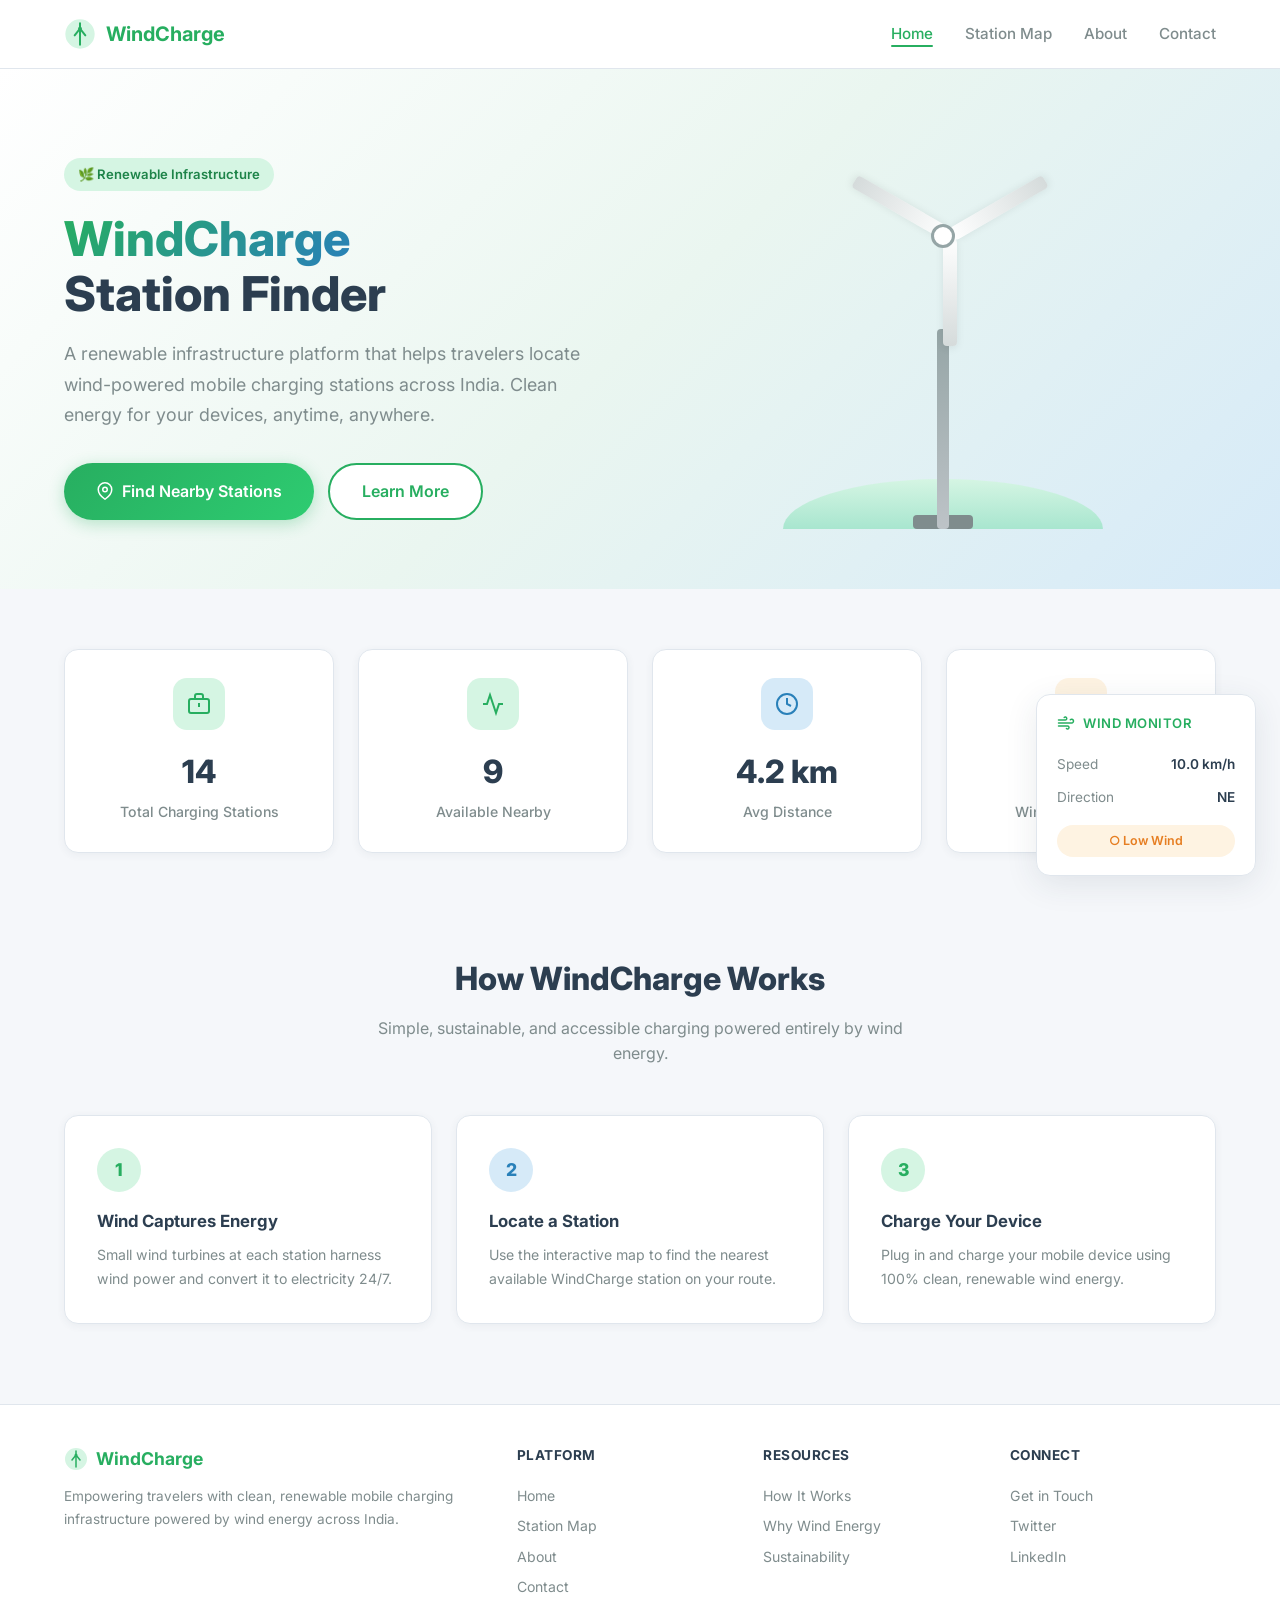
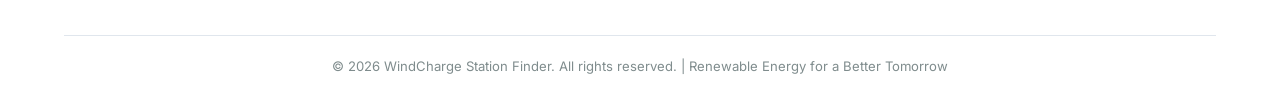
<file: index.html>
<!DOCTYPE html>
<html lang="en">
<head>
  <meta charset="UTF-8">
  <meta name="viewport" content="width=device-width, initial-scale=1.0">
  <meta name="description" content="WindCharge Station Finder – Locate wind-powered mobile charging stations across India. Renewable energy infrastructure for travelers.">
  <title>WindCharge Station Finder – Wind-Powered Charging Stations</title>
  <link rel="stylesheet" href="css/styles.css">
  <link rel="icon" href="data:image/svg+xml,<svg xmlns='http://www.w3.org/2000/svg' viewBox='0 0 100 100'><text y='.9em' font-size='90'>🌬️</text></svg>">
</head>
<body>

  <!-- Navbar -->
  <nav class="navbar">
    <div class="container">
      <a href="index.html" class="navbar__logo">
        <svg viewBox="0 0 48 48" fill="none" xmlns="http://www.w3.org/2000/svg">
          <circle cx="24" cy="24" r="22" fill="#d5f5e3"/>
          <path d="M24 8 L24 40 M24 16 L16 26 M24 16 L32 26" stroke="#27ae60" stroke-width="3" stroke-linecap="round" stroke-linejoin="round"/>
          <circle cx="24" cy="16" r="3" fill="#27ae60"/>
        </svg>
        WindCharge
      </a>
      <ul class="navbar__links">
        <li><a href="index.html">Home</a></li>
        <li><a href="map.html">Station Map</a></li>
        <li><a href="about.html">About</a></li>
        <li><a href="contact.html">Contact</a></li>
      </ul>
      <button class="hamburger" aria-label="Toggle navigation">
        <span></span><span></span><span></span>
      </button>
    </div>
  </nav>

  <!-- Hero -->
  <section class="hero">
    <div class="container">
      <div class="hero__content fade-in">
        <div class="hero__badge">🌿 Renewable Infrastructure</div>
        <h1 class="hero__title">
          <span>WindCharge</span><br>Station Finder
        </h1>
        <p class="hero__subtitle">
          A renewable infrastructure platform that helps travelers locate wind-powered mobile charging stations across India. Clean energy for your devices, anytime, anywhere.
        </p>
        <div style="display:flex; gap:14px; flex-wrap:wrap;">
          <a href="map.html" class="btn btn--primary">
            <svg width="18" height="18" viewBox="0 0 24 24" fill="none" stroke="currentColor" stroke-width="2" stroke-linecap="round" stroke-linejoin="round"><path d="M21 10c0 7-9 13-9 13s-9-6-9-13a9 9 0 0 1 18 0z"/><circle cx="12" cy="10" r="3"/></svg>
            Find Nearby Stations
          </a>
          <a href="about.html" class="btn btn--outline">Learn More</a>
        </div>
      </div>

      <div class="hero__illustration fade-in">
        <div class="turbine-wrapper">
          <div class="turbine-ground"></div>
          <div class="turbine-base"></div>
          <div class="turbine-tower"></div>
          <div class="turbine-blades">
            <div class="turbine-blade"></div>
            <div class="turbine-blade"></div>
            <div class="turbine-blade"></div>
          </div>
          <div class="turbine-hub"></div>
          <div class="energy-particle"></div>
          <div class="energy-particle"></div>
          <div class="energy-particle"></div>
          <div class="energy-particle"></div>
        </div>
      </div>
    </div>
  </section>

  <!-- Stats -->
  <section class="stats">
    <div class="container">
      <div class="stats__grid">
        <div class="stat-card fade-in">
          <div class="stat-card__icon stat-card__icon--green">
            <svg width="24" height="24" viewBox="0 0 24 24" fill="none" stroke="currentColor" stroke-width="2"><rect x="2" y="7" width="20" height="14" rx="2"/><path d="M16 7V4a2 2 0 0 0-2-2h-4a2 2 0 0 0-2 2v3"/><line x1="12" y1="11" x2="12" y2="15"/></svg>
          </div>
          <div class="stat-card__value">14</div>
          <div class="stat-card__label">Total Charging Stations</div>
        </div>
        <div class="stat-card fade-in">
          <div class="stat-card__icon stat-card__icon--green">
            <svg width="24" height="24" viewBox="0 0 24 24" fill="none" stroke="currentColor" stroke-width="2"><polyline points="22 12 18 12 15 21 9 3 6 12 2 12"/></svg>
          </div>
          <div class="stat-card__value">9</div>
          <div class="stat-card__label">Available Nearby</div>
        </div>
        <div class="stat-card fade-in">
          <div class="stat-card__icon stat-card__icon--blue">
            <svg width="24" height="24" viewBox="0 0 24 24" fill="none" stroke="currentColor" stroke-width="2"><circle cx="12" cy="12" r="10"/><polyline points="12 6 12 12 16 14"/></svg>
          </div>
          <div class="stat-card__value">4.2 km</div>
          <div class="stat-card__label">Avg Distance</div>
        </div>
        <div class="stat-card fade-in">
          <div class="stat-card__icon stat-card__icon--orange">
            <svg width="24" height="24" viewBox="0 0 24 24" fill="none" stroke="currentColor" stroke-width="2"><path d="M9.59 4.59A2 2 0 1 1 11 8H2m10.59 11.41A2 2 0 1 0 14 16H2m15.73-8.27A2.5 2.5 0 1 1 19.5 12H2"/></svg>
          </div>
          <div class="stat-card__value">92%</div>
          <div class="stat-card__label">Wind Energy Usage</div>
        </div>
      </div>
    </div>
  </section>

  <!-- How It Works -->
  <section style="padding: 40px 0 80px;">
    <div class="container">
      <h2 style="text-align:center; font-size:2rem; font-weight:800; margin-bottom:12px;">How WindCharge Works</h2>
      <p style="text-align:center; color:var(--clr-text-light); margin-bottom:48px; max-width:560px; margin-left:auto; margin-right:auto;">
        Simple, sustainable, and accessible charging powered entirely by wind energy.
      </p>
      <div class="stats__grid" style="grid-template-columns: repeat(3, 1fr);">
        <div class="stat-card fade-in" style="text-align:left; padding:32px;">
          <div style="width:44px; height:44px; border-radius:50%; background:var(--clr-primary-light); display:flex; align-items:center; justify-content:center; font-weight:800; color:var(--clr-primary); margin-bottom:16px; font-size:1.1rem;">1</div>
          <h3 style="font-size:1.05rem; font-weight:700; margin-bottom:8px;">Wind Captures Energy</h3>
          <p style="font-size:0.88rem; color:var(--clr-text-light); line-height:1.7;">Small wind turbines at each station harness wind power and convert it to electricity 24/7.</p>
        </div>
        <div class="stat-card fade-in" style="text-align:left; padding:32px;">
          <div style="width:44px; height:44px; border-radius:50%; background:var(--clr-accent-light); display:flex; align-items:center; justify-content:center; font-weight:800; color:var(--clr-accent); margin-bottom:16px; font-size:1.1rem;">2</div>
          <h3 style="font-size:1.05rem; font-weight:700; margin-bottom:8px;">Locate a Station</h3>
          <p style="font-size:0.88rem; color:var(--clr-text-light); line-height:1.7;">Use the interactive map to find the nearest available WindCharge station on your route.</p>
        </div>
        <div class="stat-card fade-in" style="text-align:left; padding:32px;">
          <div style="width:44px; height:44px; border-radius:50%; background:var(--clr-primary-light); display:flex; align-items:center; justify-content:center; font-weight:800; color:var(--clr-primary); margin-bottom:16px; font-size:1.1rem;">3</div>
          <h3 style="font-size:1.05rem; font-weight:700; margin-bottom:8px;">Charge Your Device</h3>
          <p style="font-size:0.88rem; color:var(--clr-text-light); line-height:1.7;">Plug in and charge your mobile device using 100% clean, renewable wind energy.</p>
        </div>
      </div>
    </div>
  </section>

  <!-- Wind Monitoring Widget -->
  <div class="wind-widget" id="windWidget">
    <div class="wind-widget__header">
      <svg viewBox="0 0 24 24" fill="none" stroke="currentColor" stroke-width="2" stroke-linecap="round">
        <path d="M9.59 4.59A2 2 0 1 1 11 8H2m10.59 11.41A2 2 0 1 0 14 16H2m15.73-8.27A2.5 2.5 0 1 1 19.5 12H2"/>
      </svg>
      Wind Monitor
    </div>
    <div class="wind-widget__row">
      <span class="wind-widget__label">Speed</span>
      <span class="wind-widget__value" id="wind-speed">-- km/h</span>
    </div>
    <div class="wind-widget__row">
      <span class="wind-widget__label">Direction</span>
      <span class="wind-widget__value" id="wind-direction">--</span>
    </div>
    <div class="wind-widget__status wind-widget__status--active" id="wind-status">
      ⚡ Generating Power
    </div>
  </div>

  <!-- Footer -->
  <footer class="footer">
    <div class="container">
      <div class="footer__grid">
        <div>
          <div class="footer__brand">
            <svg width="24" height="24" viewBox="0 0 48 48" fill="none"><circle cx="24" cy="24" r="22" fill="#d5f5e3"/><path d="M24 8 L24 40 M24 16 L16 26 M24 16 L32 26" stroke="#27ae60" stroke-width="3" stroke-linecap="round" stroke-linejoin="round"/><circle cx="24" cy="16" r="3" fill="#27ae60"/></svg>
            WindCharge
          </div>
          <p class="footer__desc">Empowering travelers with clean, renewable mobile charging infrastructure powered by wind energy across India.</p>
        </div>
        <div>
          <div class="footer__title">Platform</div>
          <div class="footer__links">
            <a href="index.html">Home</a>
            <a href="map.html">Station Map</a>
            <a href="about.html">About</a>
            <a href="contact.html">Contact</a>
          </div>
        </div>
        <div>
          <div class="footer__title">Resources</div>
          <div class="footer__links">
            <a href="about.html">How It Works</a>
            <a href="about.html">Why Wind Energy</a>
            <a href="about.html">Sustainability</a>
          </div>
        </div>
        <div>
          <div class="footer__title">Connect</div>
          <div class="footer__links">
            <a href="contact.html">Get in Touch</a>
            <a href="#">Twitter</a>
            <a href="#">LinkedIn</a>
          </div>
        </div>
      </div>
      <div class="footer__bottom">
        &copy; 2026 WindCharge Station Finder. All rights reserved. | Renewable Energy for a Better Tomorrow
      </div>
    </div>
  </footer>

  <script src="js/app.js"></script>
</body>
</html>
</file>
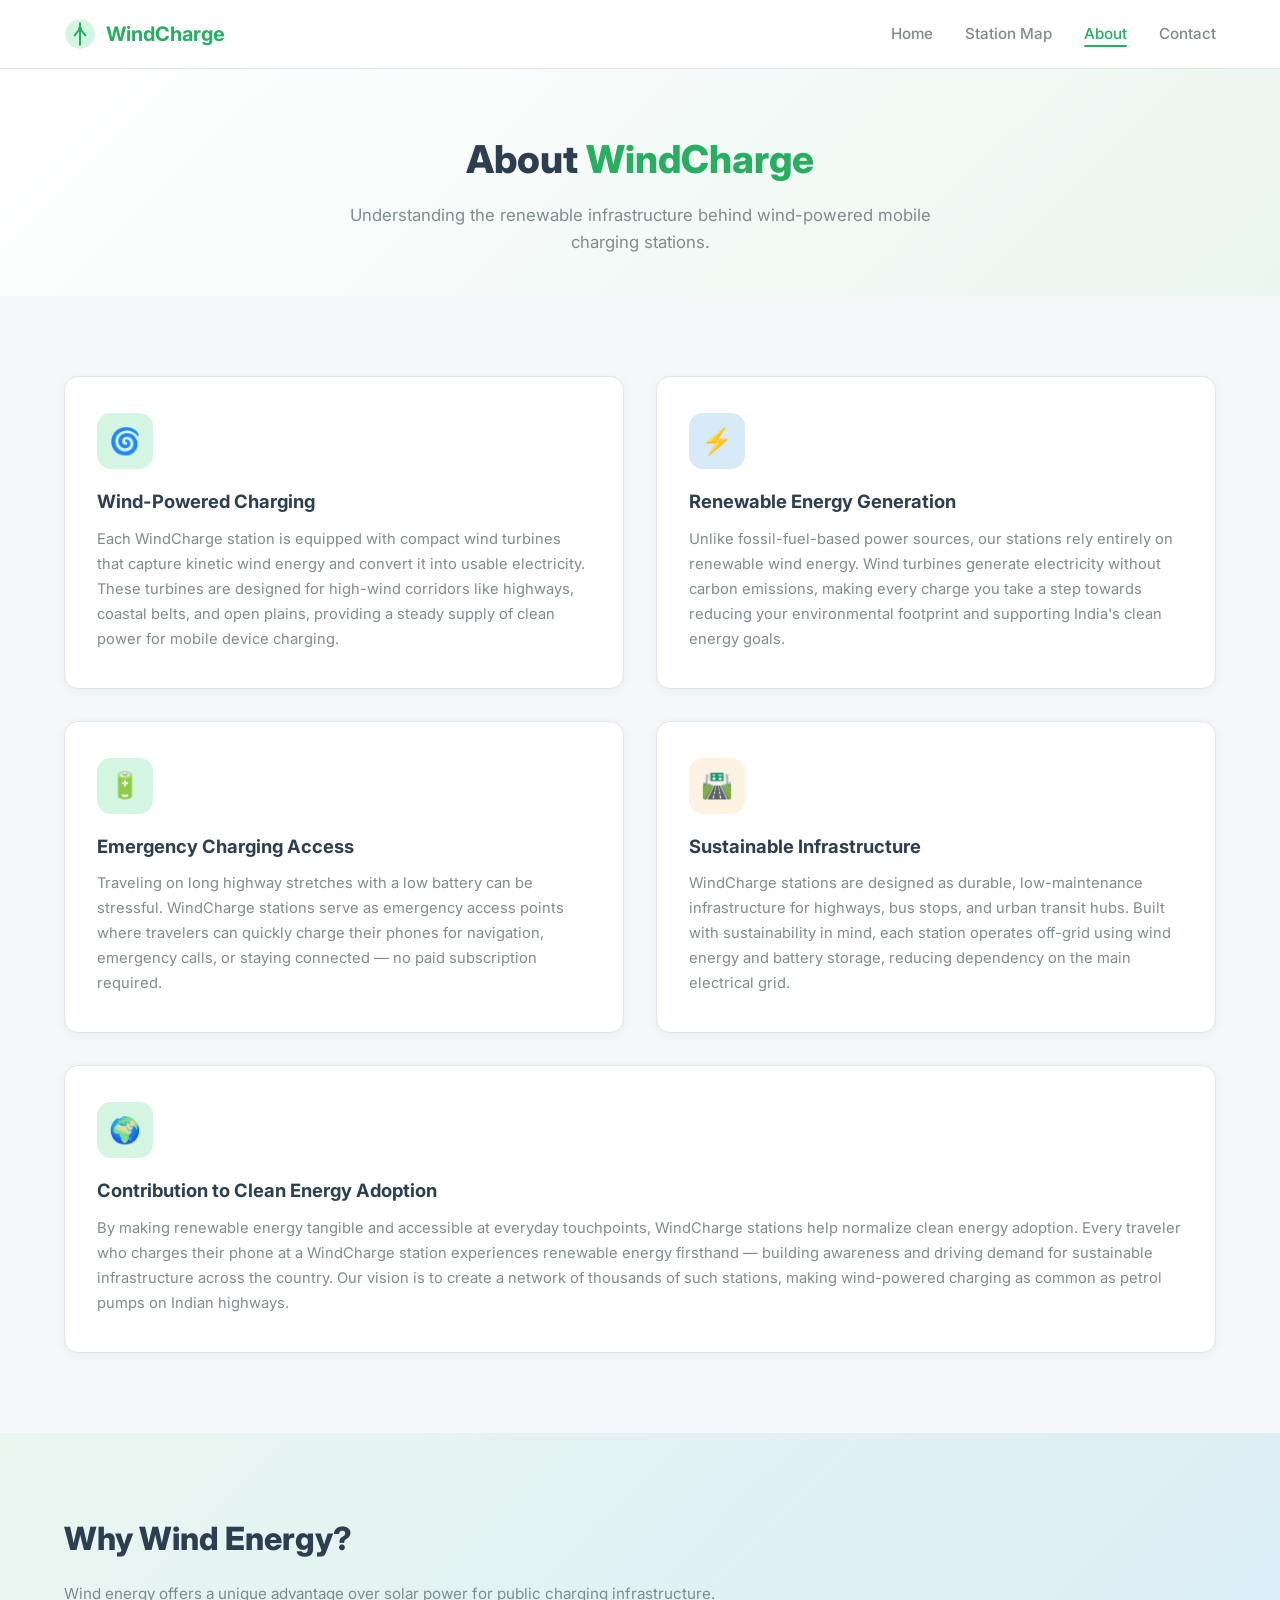
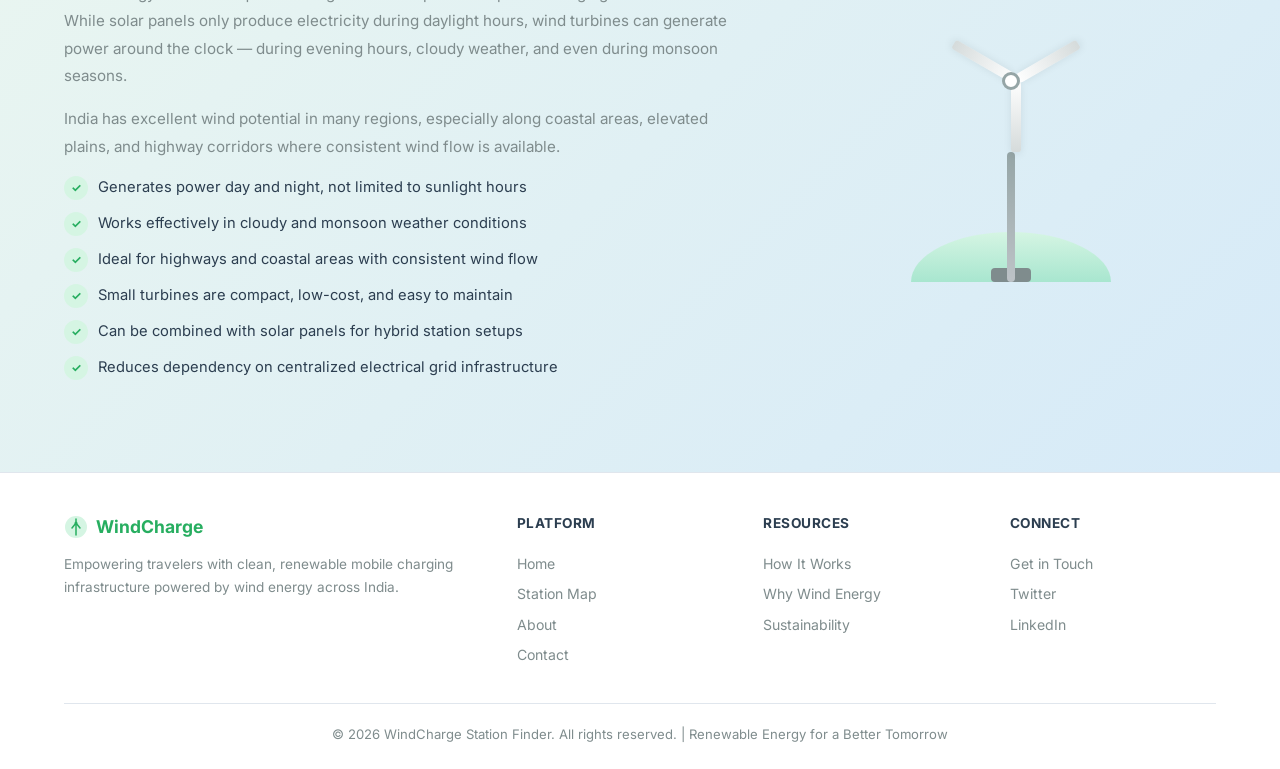
<file: about.html>
<!DOCTYPE html>
<html lang="en">

<head>
    <meta charset="UTF-8">
    <meta name="viewport" content="width=device-width, initial-scale=1.0">
    <meta name="description"
        content="Learn about the WindCharge concept – wind-powered mobile charging stations providing clean renewable energy for travelers across India.">
    <title>About – WindCharge Station Finder</title>
    <link rel="stylesheet" href="css/styles.css">
    <link rel="icon"
        href="data:image/svg+xml,<svg xmlns='http://www.w3.org/2000/svg' viewBox='0 0 100 100'><text y='.9em' font-size='90'>🌬️</text></svg>">
</head>

<body>

    <!-- Navbar -->
    <nav class="navbar">
        <div class="container">
            <a href="index.html" class="navbar__logo">
                <svg viewBox="0 0 48 48" fill="none" xmlns="http://www.w3.org/2000/svg">
                    <circle cx="24" cy="24" r="22" fill="#d5f5e3" />
                    <path d="M24 8 L24 40 M24 16 L16 26 M24 16 L32 26" stroke="#27ae60" stroke-width="3"
                        stroke-linecap="round" stroke-linejoin="round" />
                    <circle cx="24" cy="16" r="3" fill="#27ae60" />
                </svg>
                WindCharge
            </a>
            <ul class="navbar__links">
                <li><a href="index.html">Home</a></li>
                <li><a href="map.html">Station Map</a></li>
                <li><a href="about.html">About</a></li>
                <li><a href="contact.html">Contact</a></li>
            </ul>
            <button class="hamburger" aria-label="Toggle navigation">
                <span></span><span></span><span></span>
            </button>
        </div>
    </nav>

    <!-- Page Header -->
    <section class="page-header">
        <div class="container">
            <h1 class="page-header__title">About <span style="color:var(--clr-primary)">WindCharge</span></h1>
            <p class="page-header__subtitle">
                Understanding the renewable infrastructure behind wind-powered mobile charging stations.
            </p>
        </div>
    </section>

    <!-- About Cards -->
    <section class="about-section">
        <div class="container">
            <div class="about-grid">

                <div class="about-card fade-in">
                    <div class="about-card__icon">🌀</div>
                    <h3 class="about-card__title">Wind-Powered Charging</h3>
                    <p class="about-card__text">
                        Each WindCharge station is equipped with compact wind turbines that capture kinetic wind energy
                        and convert it into usable electricity. These turbines are designed for high-wind corridors like
                        highways, coastal belts, and open plains, providing a steady supply of clean power for mobile
                        device charging.
                    </p>
                </div>

                <div class="about-card fade-in">
                    <div class="about-card__icon" style="background:var(--clr-accent-light); color:var(--clr-accent);">⚡
                    </div>
                    <h3 class="about-card__title">Renewable Energy Generation</h3>
                    <p class="about-card__text">
                        Unlike fossil-fuel-based power sources, our stations rely entirely on renewable wind energy.
                        Wind turbines generate electricity without carbon emissions, making every charge you take a step
                        towards reducing your environmental footprint and supporting India's clean energy goals.
                    </p>
                </div>

                <div class="about-card fade-in">
                    <div class="about-card__icon">🔋</div>
                    <h3 class="about-card__title">Emergency Charging Access</h3>
                    <p class="about-card__text">
                        Traveling on long highway stretches with a low battery can be stressful. WindCharge stations
                        serve as emergency access points where travelers can quickly charge their phones for navigation,
                        emergency calls, or staying connected — no paid subscription required.
                    </p>
                </div>

                <div class="about-card fade-in">
                    <div class="about-card__icon" style="background:#fef3e2; color:#f39c12;">🛣️</div>
                    <h3 class="about-card__title">Sustainable Infrastructure</h3>
                    <p class="about-card__text">
                        WindCharge stations are designed as durable, low-maintenance infrastructure for highways, bus
                        stops, and urban transit hubs. Built with sustainability in mind, each station operates off-grid
                        using wind energy and battery storage, reducing dependency on the main electrical grid.
                    </p>
                </div>

                <div class="about-card fade-in" style="grid-column: span 2;">
                    <div class="about-card__icon"
                        style="background:var(--clr-primary-light); color:var(--clr-primary);">🌍</div>
                    <h3 class="about-card__title">Contribution to Clean Energy Adoption</h3>
                    <p class="about-card__text">
                        By making renewable energy tangible and accessible at everyday touchpoints, WindCharge stations
                        help normalize clean energy adoption. Every traveler who charges their phone at a WindCharge
                        station experiences renewable energy firsthand — building awareness and driving demand for
                        sustainable infrastructure across the country. Our vision is to create a network of thousands of
                        such stations, making wind-powered charging as common as petrol pumps on Indian highways.
                    </p>
                </div>

            </div>
        </div>
    </section>

    <!-- Why Wind Energy -->
    <section class="why-wind">
        <div class="container">
            <div class="why-wind__content">
                <h2 class="why-wind__title">Why Wind Energy?</h2>
                <p class="why-wind__text">
                    Wind energy offers a unique advantage over solar power for public charging infrastructure. While
                    solar panels only produce electricity during daylight hours, wind turbines can generate power around
                    the clock — during evening hours, cloudy weather, and even during monsoon seasons.
                </p>
                <p class="why-wind__text">
                    India has excellent wind potential in many regions, especially along coastal areas, elevated plains,
                    and highway corridors where consistent wind flow is available.
                </p>
                <ul class="why-wind__list">
                    <li>Generates power day and night, not limited to sunlight hours</li>
                    <li>Works effectively in cloudy and monsoon weather conditions</li>
                    <li>Ideal for highways and coastal areas with consistent wind flow</li>
                    <li>Small turbines are compact, low-cost, and easy to maintain</li>
                    <li>Can be combined with solar panels for hybrid station setups</li>
                    <li>Reduces dependency on centralized electrical grid infrastructure</li>
                </ul>
            </div>
            <div class="why-wind__visual">
                <div class="turbine-wrapper" style="width:200px; height:260px;">
                    <div class="turbine-ground"></div>
                    <div class="turbine-base" style="width:40px;"></div>
                    <div class="turbine-tower" style="height:130px; width:8px;"></div>
                    <div class="turbine-blades" style="top:58px;">
                        <div class="turbine-blade" style="height:72px; width:10px;"></div>
                        <div class="turbine-blade" style="height:72px; width:10px;"></div>
                        <div class="turbine-blade" style="height:72px; width:10px;"></div>
                    </div>
                    <div class="turbine-hub" style="top:50px; width:18px; height:18px;"></div>
                </div>
            </div>
        </div>
    </section>

    <!-- Footer -->
    <footer class="footer">
        <div class="container">
            <div class="footer__grid">
                <div>
                    <div class="footer__brand">
                        <svg width="24" height="24" viewBox="0 0 48 48" fill="none">
                            <circle cx="24" cy="24" r="22" fill="#d5f5e3" />
                            <path d="M24 8 L24 40 M24 16 L16 26 M24 16 L32 26" stroke="#27ae60" stroke-width="3"
                                stroke-linecap="round" stroke-linejoin="round" />
                            <circle cx="24" cy="16" r="3" fill="#27ae60" />
                        </svg>
                        WindCharge
                    </div>
                    <p class="footer__desc">Empowering travelers with clean, renewable mobile charging infrastructure
                        powered by wind energy across India.</p>
                </div>
                <div>
                    <div class="footer__title">Platform</div>
                    <div class="footer__links">
                        <a href="index.html">Home</a>
                        <a href="map.html">Station Map</a>
                        <a href="about.html">About</a>
                        <a href="contact.html">Contact</a>
                    </div>
                </div>
                <div>
                    <div class="footer__title">Resources</div>
                    <div class="footer__links">
                        <a href="about.html">How It Works</a>
                        <a href="about.html">Why Wind Energy</a>
                        <a href="about.html">Sustainability</a>
                    </div>
                </div>
                <div>
                    <div class="footer__title">Connect</div>
                    <div class="footer__links">
                        <a href="contact.html">Get in Touch</a>
                        <a href="#">Twitter</a>
                        <a href="#">LinkedIn</a>
                    </div>
                </div>
            </div>
            <div class="footer__bottom">
                &copy; 2026 WindCharge Station Finder. All rights reserved. | Renewable Energy for a Better Tomorrow
            </div>
        </div>
    </footer>

    <script src="js/app.js"></script>
</body>

</html>
</file>
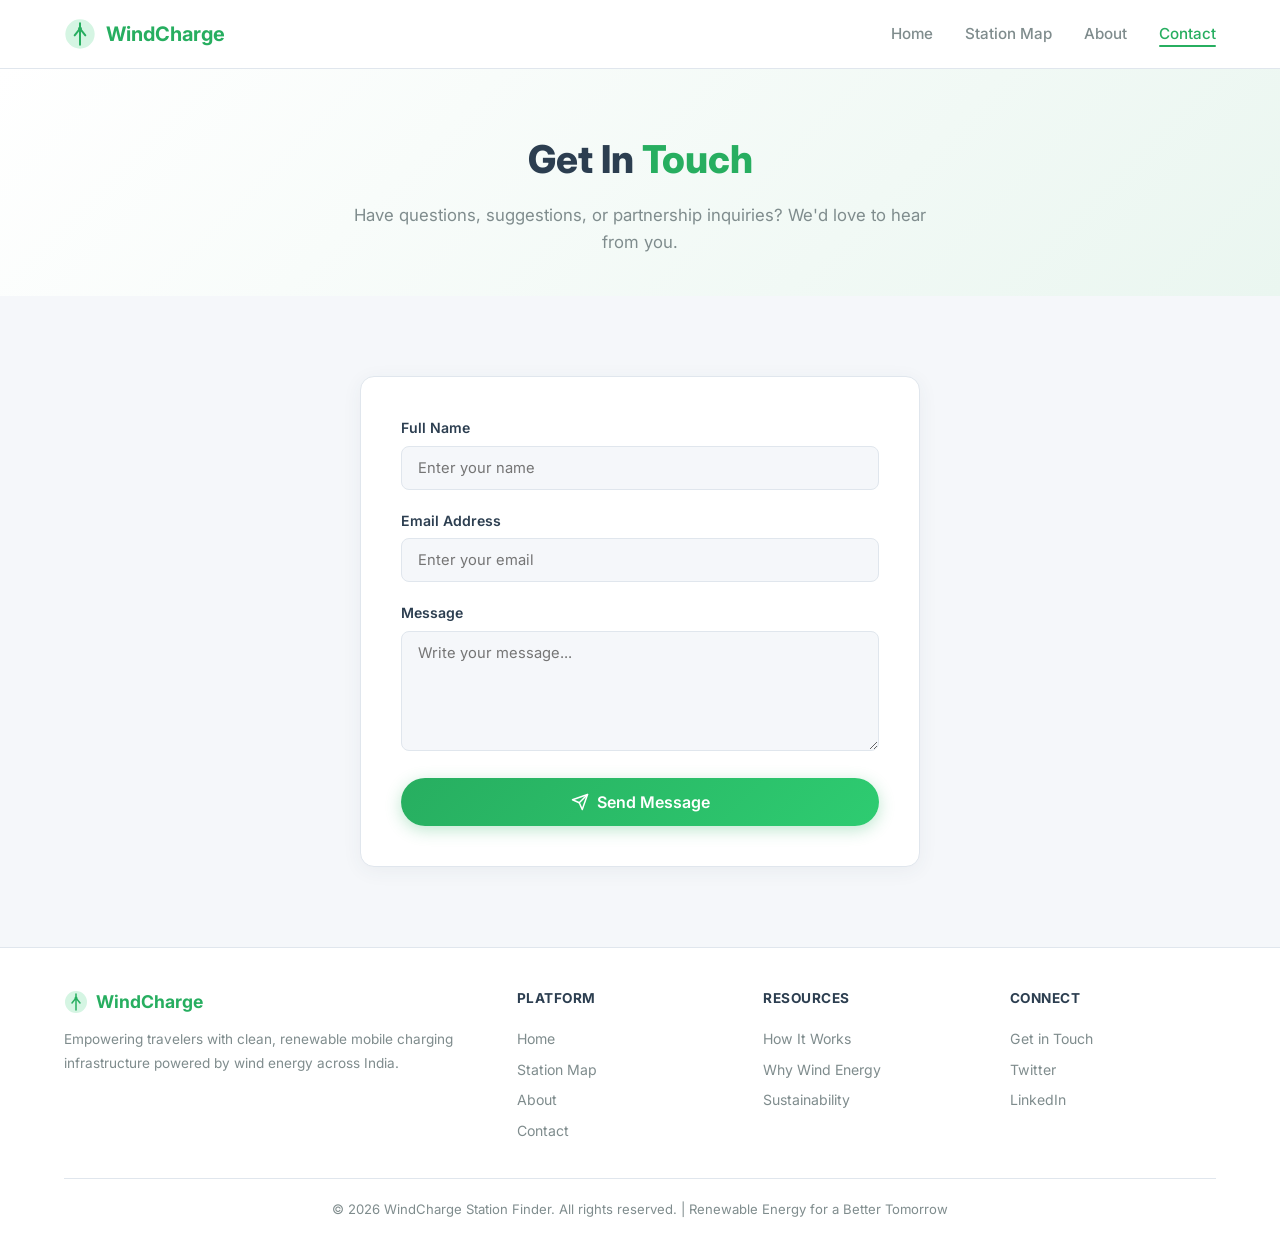
<file: contact.html>
<!DOCTYPE html>
<html lang="en">

<head>
    <meta charset="UTF-8">
    <meta name="viewport" content="width=device-width, initial-scale=1.0">
    <meta name="description"
        content="Contact the WindCharge team for queries, partnerships, or station installation requests.">
    <title>Contact – WindCharge Station Finder</title>
    <link rel="stylesheet" href="css/styles.css">
    <link rel="icon"
        href="data:image/svg+xml,<svg xmlns='http://www.w3.org/2000/svg' viewBox='0 0 100 100'><text y='.9em' font-size='90'>🌬️</text></svg>">
</head>

<body>

    <!-- Navbar -->
    <nav class="navbar">
        <div class="container">
            <a href="index.html" class="navbar__logo">
                <svg viewBox="0 0 48 48" fill="none" xmlns="http://www.w3.org/2000/svg">
                    <circle cx="24" cy="24" r="22" fill="#d5f5e3" />
                    <path d="M24 8 L24 40 M24 16 L16 26 M24 16 L32 26" stroke="#27ae60" stroke-width="3"
                        stroke-linecap="round" stroke-linejoin="round" />
                    <circle cx="24" cy="16" r="3" fill="#27ae60" />
                </svg>
                WindCharge
            </a>
            <ul class="navbar__links">
                <li><a href="index.html">Home</a></li>
                <li><a href="map.html">Station Map</a></li>
                <li><a href="about.html">About</a></li>
                <li><a href="contact.html">Contact</a></li>
            </ul>
            <button class="hamburger" aria-label="Toggle navigation">
                <span></span><span></span><span></span>
            </button>
        </div>
    </nav>

    <!-- Page Header -->
    <section class="page-header">
        <div class="container">
            <h1 class="page-header__title">Get In <span style="color:var(--clr-primary)">Touch</span></h1>
            <p class="page-header__subtitle">
                Have questions, suggestions, or partnership inquiries? We'd love to hear from you.
            </p>
        </div>
    </section>

    <!-- Contact Form -->
    <section class="contact-section">
        <div class="container">
            <form class="contact-form" id="contactForm" novalidate>
                <div class="form-group">
                    <label for="name">Full Name</label>
                    <input type="text" id="name" name="name" placeholder="Enter your name" required>
                    <div class="form-error" id="nameError">Please enter your name.</div>
                </div>
                <div class="form-group">
                    <label for="email">Email Address</label>
                    <input type="email" id="email" name="email" placeholder="Enter your email" required>
                    <div class="form-error" id="emailError">Please enter a valid email address.</div>
                </div>
                <div class="form-group">
                    <label for="message">Message</label>
                    <textarea id="message" name="message" placeholder="Write your message..." required></textarea>
                    <div class="form-error" id="messageError">Please enter a message.</div>
                </div>
                <button type="submit" class="btn btn--primary" style="width:100%; justify-content:center;">
                    <svg width="18" height="18" viewBox="0 0 24 24" fill="none" stroke="currentColor" stroke-width="2"
                        stroke-linecap="round" stroke-linejoin="round">
                        <line x1="22" y1="2" x2="11" y2="13" />
                        <polygon points="22 2 15 22 11 13 2 9 22 2" />
                    </svg>
                    Send Message
                </button>
                <div class="form-success" id="formSuccess">
                    ✅ Thank you! Your message has been sent successfully. We'll get back to you soon.
                </div>
            </form>
        </div>
    </section>

    <!-- Footer -->
    <footer class="footer">
        <div class="container">
            <div class="footer__grid">
                <div>
                    <div class="footer__brand">
                        <svg width="24" height="24" viewBox="0 0 48 48" fill="none">
                            <circle cx="24" cy="24" r="22" fill="#d5f5e3" />
                            <path d="M24 8 L24 40 M24 16 L16 26 M24 16 L32 26" stroke="#27ae60" stroke-width="3"
                                stroke-linecap="round" stroke-linejoin="round" />
                            <circle cx="24" cy="16" r="3" fill="#27ae60" />
                        </svg>
                        WindCharge
                    </div>
                    <p class="footer__desc">Empowering travelers with clean, renewable mobile charging infrastructure
                        powered by wind energy across India.</p>
                </div>
                <div>
                    <div class="footer__title">Platform</div>
                    <div class="footer__links">
                        <a href="index.html">Home</a>
                        <a href="map.html">Station Map</a>
                        <a href="about.html">About</a>
                        <a href="contact.html">Contact</a>
                    </div>
                </div>
                <div>
                    <div class="footer__title">Resources</div>
                    <div class="footer__links">
                        <a href="about.html">How It Works</a>
                        <a href="about.html">Why Wind Energy</a>
                        <a href="about.html">Sustainability</a>
                    </div>
                </div>
                <div>
                    <div class="footer__title">Connect</div>
                    <div class="footer__links">
                        <a href="contact.html">Get in Touch</a>
                        <a href="#">Twitter</a>
                        <a href="#">LinkedIn</a>
                    </div>
                </div>
            </div>
            <div class="footer__bottom">
                &copy; 2026 WindCharge Station Finder. All rights reserved. | Renewable Energy for a Better Tomorrow
            </div>
        </div>
    </footer>

    <script src="js/app.js"></script>
    <script src="js/contact.js"></script>
</body>

</html>
</file>
<file: css/styles.css>
/* ============================================
   WindCharge Station Finder – Design System
   ============================================ */

@import url('https://fonts.googleapis.com/css2?family=Inter:wght@300;400;500;600;700;800&display=swap');

/* ---------- CSS Variables ---------- */
:root {
  --clr-primary: #27ae60;
  --clr-primary-dark: #1e8449;
  --clr-primary-light: #d5f5e3;
  --clr-accent: #2980b9;
  --clr-accent-light: #d6eaf8;
  --clr-bg: #f5f7fa;
  --clr-white: #ffffff;
  --clr-text: #2c3e50;
  --clr-text-light: #7f8c8d;
  --clr-border: #e0e6ed;
  --clr-shadow: rgba(44, 62, 80, 0.06);
  --clr-available: #27ae60;
  --clr-busy: #f39c12;
  --clr-offline: #e74c3c;
  --radius: 14px;
  --radius-sm: 8px;
  --shadow-sm: 0 2px 8px var(--clr-shadow);
  --shadow-md: 0 4px 20px var(--clr-shadow);
  --shadow-lg: 0 8px 32px rgba(44, 62, 80, 0.10);
  --transition: 0.3s ease;
  --max-width: 1200px;
}

/* ---------- Reset ---------- */
*, *::before, *::after { box-sizing: border-box; margin: 0; padding: 0; }

html { scroll-behavior: smooth; }

body {
  font-family: 'Inter', -apple-system, BlinkMacSystemFont, sans-serif;
  background: var(--clr-bg);
  color: var(--clr-text);
  line-height: 1.6;
  min-height: 100vh;
  -webkit-font-smoothing: antialiased;
}

a { color: inherit; text-decoration: none; }
ul { list-style: none; }
img { max-width: 100%; display: block; }
button { cursor: pointer; font-family: inherit; }

/* ---------- Container ---------- */
.container {
  width: 100%;
  max-width: var(--max-width);
  margin: 0 auto;
  padding: 0 24px;
}

/* ---------- Navbar ---------- */
.navbar {
  position: sticky;
  top: 0;
  z-index: 1000;
  background: rgba(255, 255, 255, 0.92);
  backdrop-filter: blur(12px);
  -webkit-backdrop-filter: blur(12px);
  border-bottom: 1px solid var(--clr-border);
  padding: 0 24px;
}

.navbar .container {
  display: flex;
  align-items: center;
  justify-content: space-between;
  height: 68px;
}

.navbar__logo {
  display: flex;
  align-items: center;
  gap: 10px;
  font-weight: 700;
  font-size: 1.25rem;
  color: var(--clr-primary);
}

.navbar__logo svg { width: 32px; height: 32px; }

.navbar__links {
  display: flex;
  align-items: center;
  gap: 32px;
}

.navbar__links a {
  font-size: 0.95rem;
  font-weight: 500;
  color: var(--clr-text-light);
  transition: color var(--transition);
  position: relative;
}

.navbar__links a::after {
  content: '';
  position: absolute;
  left: 0;
  bottom: -4px;
  width: 0;
  height: 2px;
  background: var(--clr-primary);
  transition: width var(--transition);
  border-radius: 2px;
}

.navbar__links a:hover,
.navbar__links a.active {
  color: var(--clr-primary);
}

.navbar__links a:hover::after,
.navbar__links a.active::after {
  width: 100%;
}

.hamburger {
  display: none;
  flex-direction: column;
  gap: 5px;
  background: none;
  border: none;
  padding: 4px;
}

.hamburger span {
  display: block;
  width: 24px;
  height: 2.5px;
  background: var(--clr-text);
  border-radius: 2px;
  transition: var(--transition);
}

/* ---------- Hero Section ---------- */
.hero {
  padding: 80px 0 60px;
  background: linear-gradient(135deg, var(--clr-white) 0%, #eaf6f0 50%, var(--clr-accent-light) 100%);
  position: relative;
  overflow: hidden;
}

.hero .container {
  display: flex;
  align-items: center;
  gap: 60px;
}

.hero__content {
  flex: 1;
  max-width: 560px;
}

.hero__badge {
  display: inline-flex;
  align-items: center;
  gap: 6px;
  background: var(--clr-primary-light);
  color: var(--clr-primary-dark);
  font-size: 0.82rem;
  font-weight: 600;
  padding: 6px 14px;
  border-radius: 20px;
  margin-bottom: 20px;
}

.hero__title {
  font-size: 3rem;
  font-weight: 800;
  line-height: 1.15;
  margin-bottom: 18px;
  color: var(--clr-text);
}

.hero__title span {
  background: linear-gradient(135deg, var(--clr-primary), var(--clr-accent));
  -webkit-background-clip: text;
  -webkit-text-fill-color: transparent;
  background-clip: text;
}

.hero__subtitle {
  font-size: 1.12rem;
  color: var(--clr-text-light);
  margin-bottom: 32px;
  line-height: 1.7;
}

.btn {
  display: inline-flex;
  align-items: center;
  gap: 8px;
  padding: 14px 32px;
  border-radius: 50px;
  font-size: 1rem;
  font-weight: 600;
  border: none;
  transition: all var(--transition);
}

.btn--primary {
  background: linear-gradient(135deg, var(--clr-primary), #2ecc71);
  color: var(--clr-white);
  box-shadow: 0 4px 16px rgba(39, 174, 96, 0.3);
}

.btn--primary:hover {
  transform: translateY(-2px);
  box-shadow: 0 6px 24px rgba(39, 174, 96, 0.4);
}

.btn--outline {
  background: var(--clr-white);
  color: var(--clr-primary);
  border: 2px solid var(--clr-primary);
}

.btn--outline:hover {
  background: var(--clr-primary-light);
}

.hero__illustration {
  flex: 1;
  display: flex;
  align-items: center;
  justify-content: center;
  position: relative;
}

/* ---------- Wind Turbine Animation ---------- */
.turbine-wrapper {
  position: relative;
  width: 320px;
  height: 380px;
}

.turbine-tower {
  position: absolute;
  bottom: 0;
  left: 50%;
  transform: translateX(-50%);
  width: 12px;
  height: 200px;
  background: linear-gradient(to bottom, #95a5a6, #bdc3c7);
  border-radius: 4px;
}

.turbine-hub {
  position: absolute;
  top: 75px;
  left: 50%;
  transform: translateX(-50%);
  width: 24px;
  height: 24px;
  background: var(--clr-white);
  border: 3px solid #95a5a6;
  border-radius: 50%;
  z-index: 3;
}

.turbine-blades {
  position: absolute;
  top: 87px;
  left: 50%;
  transform: translateX(-50%);
  width: 0;
  height: 0;
  animation: spin 4s linear infinite;
  z-index: 2;
}

.turbine-blade {
  position: absolute;
  width: 14px;
  height: 110px;
  background: linear-gradient(to bottom, var(--clr-white), #d5dbdb);
  border-radius: 7px 7px 4px 4px;
  transform-origin: 50% 0%;
  box-shadow: 0 2px 8px rgba(0,0,0,0.08);
}

.turbine-blade:nth-child(1) { transform: rotate(0deg); }
.turbine-blade:nth-child(2) { transform: rotate(120deg); }
.turbine-blade:nth-child(3) { transform: rotate(240deg); }

@keyframes spin {
  from { transform: translateX(-50%) rotate(0deg); }
  to { transform: translateX(-50%) rotate(360deg); }
}

.turbine-base {
  position: absolute;
  bottom: 0;
  left: 50%;
  transform: translateX(-50%);
  width: 60px;
  height: 14px;
  background: #7f8c8d;
  border-radius: 4px;
}

/* ground */
.turbine-ground {
  position: absolute;
  bottom: 0;
  left: 0;
  width: 100%;
  height: 50px;
  background: linear-gradient(to top, #a8e6cf, #d5f5e3);
  border-radius: 50% 50% 0 0 / 100% 100% 0 0;
}

/* floating energy particles */
.energy-particle {
  position: absolute;
  width: 8px;
  height: 8px;
  border-radius: 50%;
  background: var(--clr-primary);
  opacity: 0;
  animation: float-particle 3s ease-in-out infinite;
}

.energy-particle:nth-child(1) { left: 30%; top: 60%; animation-delay: 0s; }
.energy-particle:nth-child(2) { left: 65%; top: 50%; animation-delay: 0.8s; }
.energy-particle:nth-child(3) { left: 45%; top: 70%; animation-delay: 1.6s; }
.energy-particle:nth-child(4) { left: 70%; top: 65%; animation-delay: 2.2s; }

@keyframes float-particle {
  0% { opacity: 0; transform: translateY(0) scale(0.5); }
  30% { opacity: 0.7; }
  70% { opacity: 0.4; }
  100% { opacity: 0; transform: translateY(-60px) scale(1.2); }
}

/* ---------- Stats Section ---------- */
.stats {
  padding: 60px 0;
}

.stats__grid {
  display: grid;
  grid-template-columns: repeat(4, 1fr);
  gap: 24px;
}

.stat-card {
  background: var(--clr-white);
  border-radius: var(--radius);
  padding: 28px 24px;
  text-align: center;
  box-shadow: var(--shadow-sm);
  transition: all var(--transition);
  border: 1px solid var(--clr-border);
}

.stat-card:hover {
  transform: translateY(-4px);
  box-shadow: var(--shadow-md);
}

.stat-card__icon {
  width: 52px;
  height: 52px;
  margin: 0 auto 16px;
  border-radius: 14px;
  display: flex;
  align-items: center;
  justify-content: center;
  font-size: 1.5rem;
}

.stat-card__icon--green { background: var(--clr-primary-light); color: var(--clr-primary); }
.stat-card__icon--blue { background: var(--clr-accent-light); color: var(--clr-accent); }
.stat-card__icon--orange { background: #fef3e2; color: var(--clr-busy); }

.stat-card__value {
  font-size: 2rem;
  font-weight: 800;
  color: var(--clr-text);
  margin-bottom: 4px;
}

.stat-card__label {
  font-size: 0.88rem;
  color: var(--clr-text-light);
  font-weight: 500;
}

/* ---------- Wind Widget ---------- */
.wind-widget {
  position: fixed;
  bottom: 24px;
  right: 24px;
  z-index: 900;
  background: var(--clr-white);
  border-radius: var(--radius);
  padding: 18px 20px;
  box-shadow: var(--shadow-lg);
  border: 1px solid var(--clr-border);
  width: 220px;
  transition: all var(--transition);
}

.wind-widget__header {
  display: flex;
  align-items: center;
  gap: 8px;
  margin-bottom: 14px;
  font-size: 0.82rem;
  font-weight: 600;
  color: var(--clr-primary);
  text-transform: uppercase;
  letter-spacing: 0.5px;
}

.wind-widget__header svg {
  width: 18px;
  height: 18px;
  animation: sway 2s ease-in-out infinite;
}

@keyframes sway {
  0%, 100% { transform: rotate(-8deg); }
  50% { transform: rotate(8deg); }
}

.wind-widget__row {
  display: flex;
  justify-content: space-between;
  align-items: center;
  padding: 6px 0;
  font-size: 0.85rem;
}

.wind-widget__label { color: var(--clr-text-light); }
.wind-widget__value { font-weight: 600; color: var(--clr-text); }

.wind-widget__status {
  margin-top: 10px;
  padding: 6px 12px;
  border-radius: 20px;
  font-size: 0.78rem;
  font-weight: 600;
  text-align: center;
}

.wind-widget__status--active {
  background: var(--clr-primary-light);
  color: var(--clr-primary-dark);
}

.wind-widget__toggle {
  position: fixed;
  bottom: 24px;
  right: 24px;
  z-index: 899;
  width: 48px;
  height: 48px;
  border-radius: 50%;
  background: var(--clr-primary);
  color: white;
  border: none;
  box-shadow: var(--shadow-md);
  display: none;
  align-items: center;
  justify-content: center;
  font-size: 1.2rem;
}

/* ---------- Map Page ---------- */
.map-page {
  display: flex;
  flex-direction: column;
  height: calc(100vh - 68px);
}

.map-controls {
  display: flex;
  align-items: center;
  gap: 16px;
  padding: 16px 24px;
  background: var(--clr-white);
  border-bottom: 1px solid var(--clr-border);
  flex-wrap: wrap;
}

.map-controls__title {
  font-size: 1.1rem;
  font-weight: 700;
  color: var(--clr-text);
  margin-right: auto;
}

.map-controls select {
  padding: 10px 16px;
  border: 1.5px solid var(--clr-border);
  border-radius: var(--radius-sm);
  font-size: 0.9rem;
  font-family: inherit;
  color: var(--clr-text);
  background: var(--clr-white);
  cursor: pointer;
  transition: border-color var(--transition);
  appearance: auto;
}

.map-controls select:focus {
  outline: none;
  border-color: var(--clr-primary);
}

.map-legend {
  display: flex;
  gap: 16px;
  font-size: 0.82rem;
  color: var(--clr-text-light);
}

.map-legend__item {
  display: flex;
  align-items: center;
  gap: 5px;
}

.map-legend__dot {
  width: 10px;
  height: 10px;
  border-radius: 50%;
}

.map-legend__dot--available { background: var(--clr-available); }
.map-legend__dot--busy { background: var(--clr-busy); }
.map-legend__dot--offline { background: var(--clr-offline); }

#map {
  flex: 1;
  width: 100%;
}

/* Leaflet popup override */
.leaflet-popup-content-wrapper {
  border-radius: var(--radius) !important;
  padding: 0 !important;
  box-shadow: var(--shadow-lg) !important;
  border: 1px solid var(--clr-border) !important;
}

.leaflet-popup-content {
  margin: 0 !important;
  min-width: 260px !important;
}

.station-popup {
  padding: 20px;
  font-family: 'Inter', sans-serif;
}

.station-popup__name {
  font-size: 1.05rem;
  font-weight: 700;
  margin-bottom: 4px;
  color: var(--clr-text);
}

.station-popup__location {
  font-size: 0.82rem;
  color: var(--clr-text-light);
  margin-bottom: 12px;
}

.station-popup__grid {
  display: grid;
  grid-template-columns: 1fr 1fr;
  gap: 8px;
  margin-bottom: 14px;
}

.station-popup__detail {
  font-size: 0.82rem;
}

.station-popup__detail-label {
  color: var(--clr-text-light);
  display: block;
  margin-bottom: 2px;
}

.station-popup__detail-value {
  font-weight: 600;
  color: var(--clr-text);
}

.station-popup__status {
  display: inline-block;
  padding: 3px 10px;
  border-radius: 12px;
  font-size: 0.75rem;
  font-weight: 600;
}

.status--available { background: var(--clr-primary-light); color: var(--clr-primary-dark); }
.status--busy { background: #fef3e2; color: #e67e22; }
.status--offline { background: #fdedec; color: var(--clr-offline); }

.station-popup__btn {
  display: block;
  width: 100%;
  padding: 10px;
  border: none;
  border-radius: var(--radius-sm);
  background: linear-gradient(135deg, var(--clr-primary), #2ecc71);
  color: white;
  font-weight: 600;
  font-size: 0.88rem;
  text-align: center;
  cursor: pointer;
  transition: all var(--transition);
}

.station-popup__btn:hover {
  box-shadow: 0 4px 12px rgba(39, 174, 96, 0.35);
}

/* ---------- About Page ---------- */
.page-header {
  padding: 60px 0 40px;
  text-align: center;
  background: linear-gradient(135deg, var(--clr-white), #eaf6f0);
}

.page-header__title {
  font-size: 2.4rem;
  font-weight: 800;
  margin-bottom: 12px;
}

.page-header__subtitle {
  font-size: 1.05rem;
  color: var(--clr-text-light);
  max-width: 600px;
  margin: 0 auto;
}

.about-section {
  padding: 80px 0;
}

.about-grid {
  display: grid;
  grid-template-columns: repeat(2, 1fr);
  gap: 32px;
}

.about-card {
  background: var(--clr-white);
  border-radius: var(--radius);
  padding: 36px 32px;
  box-shadow: var(--shadow-sm);
  border: 1px solid var(--clr-border);
  transition: all var(--transition);
}

.about-card:hover {
  transform: translateY(-4px);
  box-shadow: var(--shadow-md);
}

.about-card__icon {
  width: 56px;
  height: 56px;
  border-radius: 14px;
  display: flex;
  align-items: center;
  justify-content: center;
  font-size: 1.6rem;
  margin-bottom: 18px;
  background: var(--clr-primary-light);
  color: var(--clr-primary);
}

.about-card__title {
  font-size: 1.15rem;
  font-weight: 700;
  margin-bottom: 10px;
}

.about-card__text {
  font-size: 0.92rem;
  color: var(--clr-text-light);
  line-height: 1.7;
}

/* Why Wind Section */
.why-wind {
  padding: 80px 0;
  background: linear-gradient(135deg, #eaf6f0, var(--clr-accent-light));
}

.why-wind .container {
  display: flex;
  gap: 60px;
  align-items: center;
}

.why-wind__content { flex: 1; }

.why-wind__title {
  font-size: 2rem;
  font-weight: 800;
  margin-bottom: 16px;
}

.why-wind__text {
  font-size: 0.95rem;
  color: var(--clr-text-light);
  line-height: 1.8;
  margin-bottom: 16px;
}

.why-wind__list {
  list-style: none;
  padding: 0;
}

.why-wind__list li {
  display: flex;
  align-items: flex-start;
  gap: 10px;
  margin-bottom: 12px;
  font-size: 0.92rem;
  color: var(--clr-text);
}

.why-wind__list li::before {
  content: '✓';
  display: inline-flex;
  align-items: center;
  justify-content: center;
  min-width: 24px;
  height: 24px;
  border-radius: 50%;
  background: var(--clr-primary-light);
  color: var(--clr-primary);
  font-size: 0.75rem;
  font-weight: 700;
}

.why-wind__visual {
  flex: 0.6;
  display: flex;
  justify-content: center;
}

/* ---------- Contact Page ---------- */
.contact-section {
  padding: 80px 0;
}

.contact-form {
  max-width: 560px;
  margin: 0 auto;
  background: var(--clr-white);
  border-radius: var(--radius);
  padding: 40px;
  box-shadow: var(--shadow-md);
  border: 1px solid var(--clr-border);
}

.form-group {
  margin-bottom: 20px;
}

.form-group label {
  display: block;
  font-size: 0.88rem;
  font-weight: 600;
  color: var(--clr-text);
  margin-bottom: 6px;
}

.form-group input,
.form-group textarea {
  width: 100%;
  padding: 12px 16px;
  border: 1.5px solid var(--clr-border);
  border-radius: var(--radius-sm);
  font-size: 0.92rem;
  font-family: inherit;
  color: var(--clr-text);
  transition: border-color var(--transition);
  background: var(--clr-bg);
}

.form-group input:focus,
.form-group textarea:focus {
  outline: none;
  border-color: var(--clr-primary);
  background: var(--clr-white);
}

.form-group textarea {
  resize: vertical;
  min-height: 120px;
}

.form-group input.error,
.form-group textarea.error {
  border-color: var(--clr-offline);
}

.form-error {
  font-size: 0.78rem;
  color: var(--clr-offline);
  margin-top: 4px;
  display: none;
}

.form-success {
  display: none;
  padding: 16px;
  border-radius: var(--radius-sm);
  background: var(--clr-primary-light);
  color: var(--clr-primary-dark);
  font-weight: 600;
  text-align: center;
  margin-top: 16px;
}

.form-success.show { display: block; animation: fadeIn 0.4s ease; }

/* ---------- Footer ---------- */
.footer {
  background: var(--clr-white);
  border-top: 1px solid var(--clr-border);
  padding: 40px 0 24px;
}

.footer__grid {
  display: grid;
  grid-template-columns: 2fr 1fr 1fr 1fr;
  gap: 40px;
  margin-bottom: 32px;
}

.footer__brand {
  display: flex;
  align-items: center;
  gap: 8px;
  font-weight: 700;
  font-size: 1.1rem;
  color: var(--clr-primary);
  margin-bottom: 12px;
}

.footer__desc {
  font-size: 0.85rem;
  color: var(--clr-text-light);
  line-height: 1.7;
}

.footer__title {
  font-size: 0.85rem;
  font-weight: 700;
  text-transform: uppercase;
  letter-spacing: 0.5px;
  color: var(--clr-text);
  margin-bottom: 14px;
}

.footer__links a {
  display: block;
  font-size: 0.88rem;
  color: var(--clr-text-light);
  padding: 4px 0;
  transition: color var(--transition);
}

.footer__links a:hover { color: var(--clr-primary); }

.footer__bottom {
  border-top: 1px solid var(--clr-border);
  padding-top: 20px;
  text-align: center;
  font-size: 0.82rem;
  color: var(--clr-text-light);
}

/* ---------- Utility ---------- */
@keyframes fadeIn {
  from { opacity: 0; transform: translateY(8px); }
  to { opacity: 1; transform: translateY(0); }
}

.fade-in { animation: fadeIn 0.6s ease forwards; }

/* ---------- Responsive ---------- */
@media (max-width: 992px) {
  .hero .container { flex-direction: column; text-align: center; gap: 40px; }
  .hero__content { max-width: 100%; }
  .hero__title { font-size: 2.4rem; }
  .stats__grid { grid-template-columns: repeat(2, 1fr); }
  .about-grid { grid-template-columns: 1fr; }
  .why-wind .container { flex-direction: column; }
  .footer__grid { grid-template-columns: 1fr 1fr; }
}

@media (max-width: 768px) {
  .navbar__links { 
    display: none;
    position: absolute;
    top: 68px;
    left: 0;
    right: 0;
    background: var(--clr-white);
    flex-direction: column;
    padding: 20px;
    gap: 16px;
    border-bottom: 1px solid var(--clr-border);
    box-shadow: var(--shadow-md);
  }
  .navbar__links.open { display: flex; }
  .hamburger { display: flex; }
  .hero__title { font-size: 2rem; }
  .page-header__title { font-size: 1.8rem; }
  .stats__grid { grid-template-columns: 1fr 1fr; }
  .wind-widget { width: 190px; padding: 14px 16px; bottom: 16px; right: 16px; }
  .footer__grid { grid-template-columns: 1fr; gap: 24px; }
}

@media (max-width: 480px) {
  .stats__grid { grid-template-columns: 1fr; }
  .hero { padding: 50px 0 40px; }
  .hero__title { font-size: 1.7rem; }
  .turbine-wrapper { width: 220px; height: 280px; }
  .turbine-tower { height: 140px; }
  .turbine-blade { height: 80px; }
  .turbine-hub { top: 50px; }
  .turbine-blades { top: 62px; }
  .contact-form { padding: 24px; }
}
</file>
